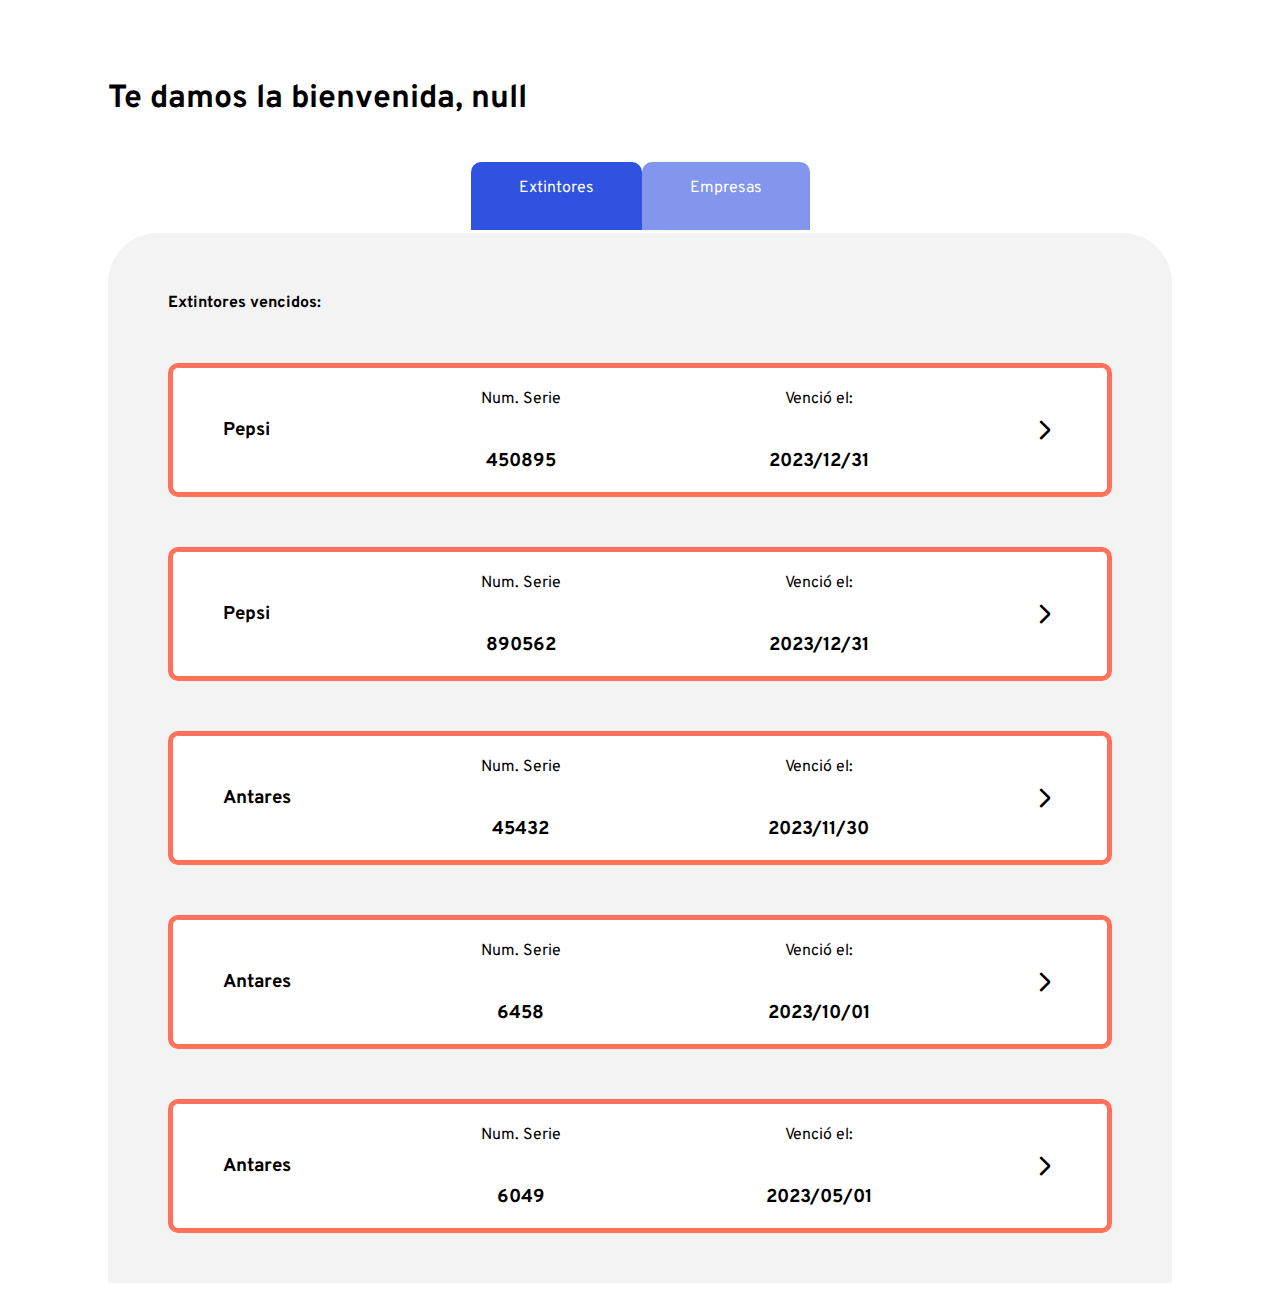
<file: index.html>
<!DOCTYPE html>
<html lang="en">
<head>
    <meta charset="UTF-8">
    <meta http-equiv="X-UA-Compatible" content="IE=edge">
    <meta name="viewport" content="width=device-width, initial-scale=1.0">
    <link rel="stylesheet" href="./css/style.css"/>
    <link rel="stylesheet" href="https://fonts.googleapis.com/css2?family=Material+Symbols+Rounded:opsz,wght,FILL,GRAD@48,600,0,0" />
    <title>Index</title>
</head>


<body class="indexGridContainer">
    <div id="indexHeader">
        
    </div>
    <div class="indexTabs">
        <div class="tab">
            <a href="./index.html">Extintores</a>
        </div>
        <div class="tab2">
            <a href="./pages/empresas.html">Empresas</a>
        </div>
    </div>
    <section class="indexItems">
        <h2>Extintores vencidos:</h2>

        <div id="itemsIndex">

        </div>

    </section>

    <script src="./main.js"></script>
    <script src="./js/form.js"></script>
</body>
</html>
</file>
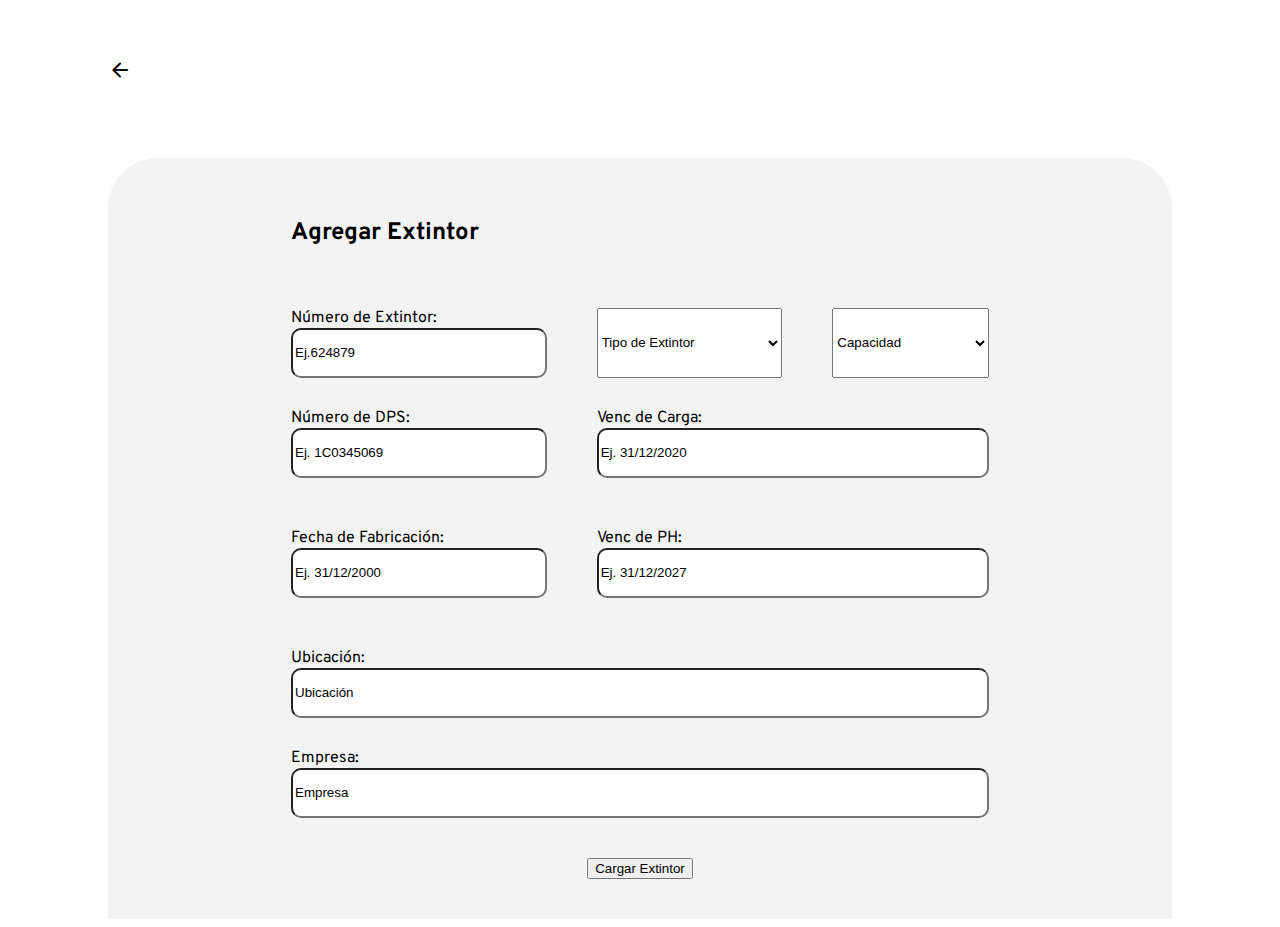
<file: pages/form.html>
<!DOCTYPE html>
<html lang="en">
<head>
    <meta charset="UTF-8">
    <meta http-equiv="X-UA-Compatible" content="IE=edge">
    <meta name="viewport" content="width=device-width, initial-scale=1.0">
    <link rel="stylesheet" href="../css/forms.css" />
    <link rel="stylesheet" href="https://fonts.googleapis.com/css2?family=Material+Symbols+Rounded:opsz,wght,FILL,GRAD@48,600,0,0" />
    <title>Agregar Extintor</title>
</head>

<body class="formGridContainer">
    <div class="formHeader">
        <span class="empresaItemIcon material-symbols-rounded" onclick="window.location='./empresa.html';">arrow_back</span>
    </div>

    <section class="formAdd">
        <form action="" class="formContenido">
            <h2 class="formTexto">Agregar Extintor</h2>
            
            <div class="nroext">
                <label for="nroext">Número de Extintor:</label><br>
                <input type="text" id="nroext" name="nroext" placeholder="Ej.624879"><br>
            </div>

    
            <select id="tipoExt">
                <option>Tipo de Extintor</option>
                <option value="PBP">PBP</option>
                <option value="CO2">C02</option>
                <option value="AFFF">AFFF</option>
                <option value="K">K</option>
            </select>
    
            <select id="capExt">
                <option>Capacidad</option>
                <option value="5KG">5KG</option>
                <option value="7KG">7KG</option>
                <option value="10KG">10KG</option>
            </select>

            <div class="dps">
                <label for="dps" >Número de DPS:</label><br>
                <input type="text" id="dps" name="dps" placeholder="Ej. 1C0345069"><br><br>
            </div>

            <div class="carga">
                <label for="carga">Venc de Carga:</label><br>
                <input type="text" id="carga" name="carga" placeholder="Ej. 31/12/2020"><br><br>
            </div>

            <div class="fab">
                <label for="fab">Fecha de Fabricación:</label><br>
                <input type="text" id="fab" name="fab" placeholder="Ej. 31/12/2000"><br>
            </div>

            <div class="ph">
                <label for="ph">Venc de PH:</label><br>
                <input type="text" id="ph" name="ph" placeholder="Ej. 31/12/2027"><br><br>
            </div>

            <div class="ubi">
                <label for="ubi">Ubicación:</label><br>
                <input type="text" id="ubi" name="ubi" placeholder="Ubicación"><br>
            </div>

            <div class="emp">
                <label for="empresa">Empresa:</label><br>
                <input type="text" id="emp" name="emp" placeholder="Empresa"><br>
            </div>

            <div class="boton">
                <input type="submit" value="Cargar Extintor" id="botonContenido">
            </div>
        </form>
    </section>
    
    <script src="../js/form.js"></script>
</body>
</html>
</file>
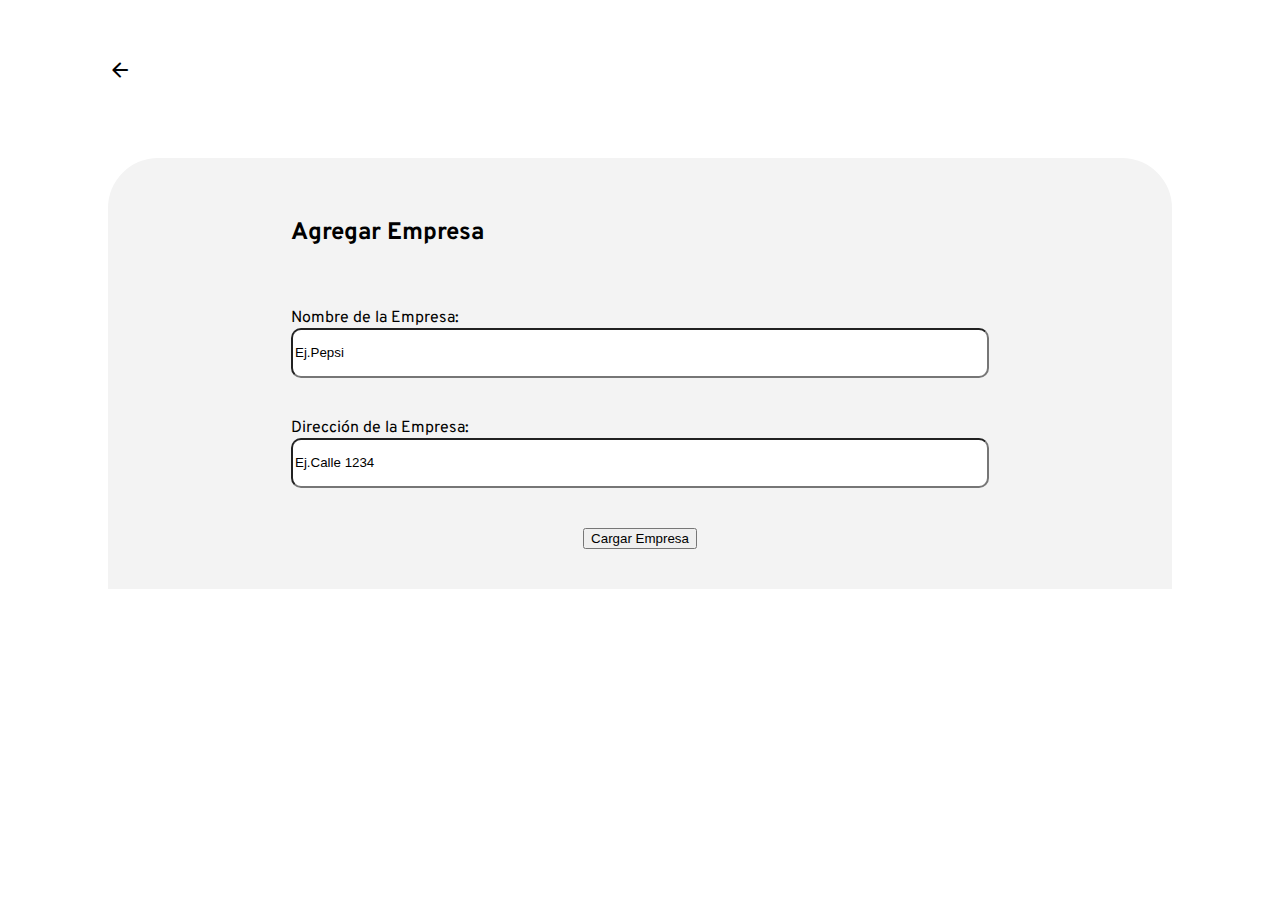
<file: pages/formEmp.html>
<!DOCTYPE html>
<html lang="en">
<head>
    <meta charset="UTF-8">
    <meta http-equiv="X-UA-Compatible" content="IE=edge">
    <meta name="viewport" content="width=device-width, initial-scale=1.0">
    <link rel="stylesheet" href="../css/forms.css" />
    <link rel="stylesheet" href="https://fonts.googleapis.com/css2?family=Material+Symbols+Rounded:opsz,wght,FILL,GRAD@48,600,0,0" />
    <title>Agregar Empresa</title>
</head>
<body class="formGridContainer">
    <div class="formHeader">
        <span class="empresaItemIcon material-symbols-rounded" onclick="window.location='./empresas.html';">arrow_back</span>
    </div>

    <section class="formAdd">
        <form action="" class="formContenido2">
            <h2 class="formTexto">Agregar Empresa</h2>
            
            <div class="nombreEmpresa">
                <label for="nombreEmpresa">Nombre de la Empresa:</label><br>
                <input type="text" id="nombreEmpresa" name="nombreEmpresa" placeholder="Ej.Pepsi"><br>
            </div>

            <div class="direcEmpresa">
                <label for="direcEmpresa">Dirección de la Empresa:</label><br>
                <input type="text" id="direcEmpresa" name="direcEmpresa" placeholder="Ej.Calle 1234"><br>
            </div>

            <div class="boton">
                <input type="submit" value="Cargar Empresa" id="botonContenido">
            </div>
        </form>
    </section>
    
    <script src="../js/formEmp.js"></script>
</body>
</html>
</file>
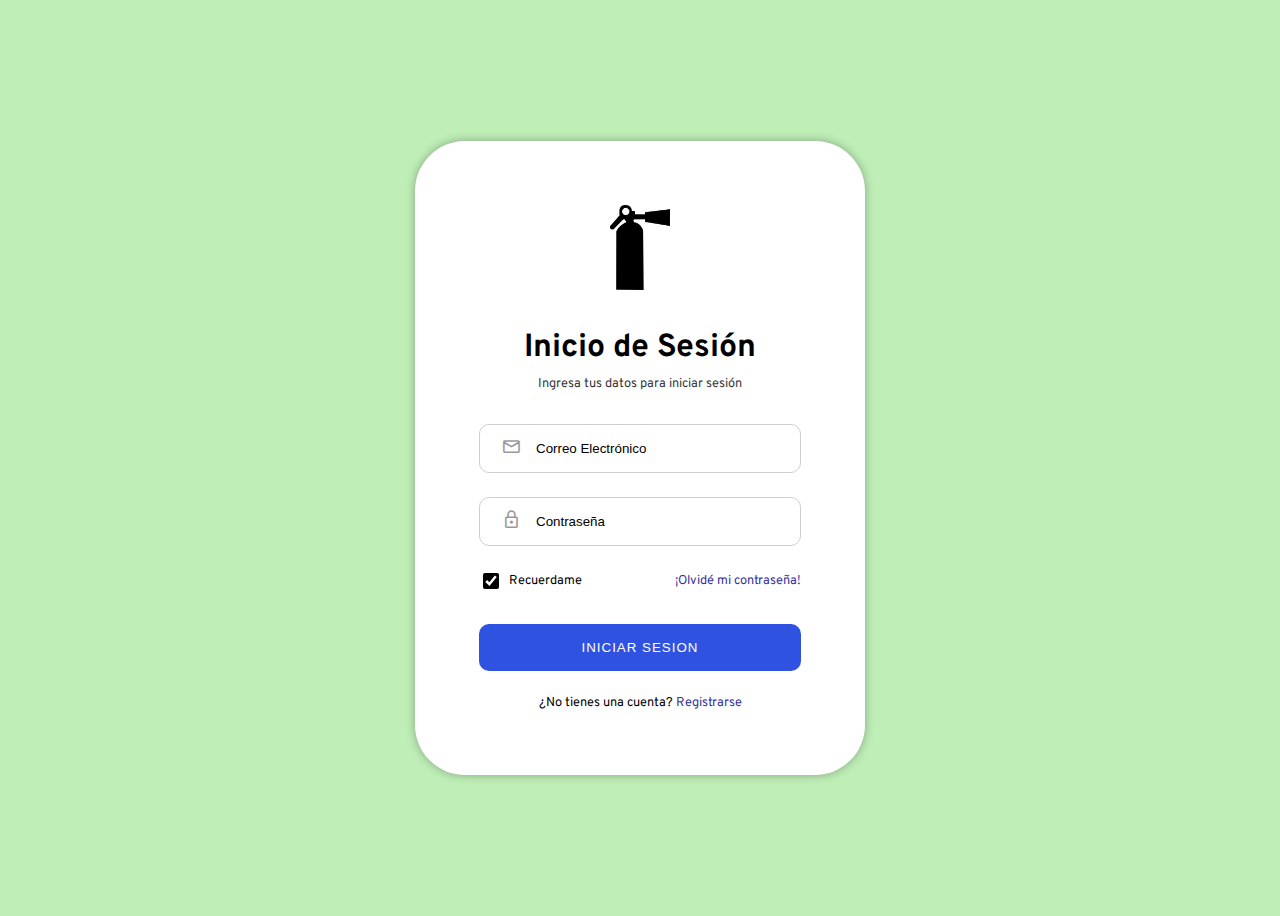
<file: pages/login.html>
<!DOCTYPE html>
<html lang="en">
<head>
    <meta charset="UTF-8">
    <meta http-equiv="X-UA-Compatible" content="IE=edge">
    <meta name="viewport" content="width=device-width, initial-scale=1.0">
    <link rel="stylesheet" href="../css/style.css"/>
    <link rel="stylesheet" href="https://fonts.googleapis.com/css2?family=Material+Symbols+Rounded:opsz,wght,FILL,GRAD@48,600,0,0" />
    <title>Inicio de Sesión</title>
</head>
<body class="loginBody">

    <div class="loginCardContainer">
        <div class="loginCard">
            <div class="loginCardLogo">
                <img src="../img/logo.png" alt="logo">
            </div>
            <div class="loginCardHeader">
                <h1>Inicio de Sesión</h1>
                <div>Ingresa tus datos para iniciar sesión</div>
            </div>
            <form class="loginCardForm">
                <div class="formItem">
                    <span class="formItemIcon material-symbols-rounded">mail</span>
                    <input type="text" placeholder="Correo Electrónico" id="emailForm" 
                    autofocus>
                </div>
                <div class="formItem">
                    <span class="formItemIcon material-symbols-rounded">lock</span>
                    <input type="password" placeholder="Contraseña" id="passwordForm">
                </div>
                <div class="formItemOther">
                    <div class="checkbox">
                        <input type="checkbox" id="rememberMeCheckbox" checked>
                        <label for="rememberMeCheckbox">Recuerdame</label>
                    </div>
                    <a href="#">¡Olvidé mi contraseña!</a>
                </div>
                <button id="inicioSesion" type="button" value="iniciarSesion" onclick="comprobarDatos()">Iniciar Sesion</button>
            </form>
            <div class="loginCardFooter">
                ¿No tienes una cuenta? <a href="./registrarse.html">Registrarse</a>
            </div>
        </div>
    </div>
    
    <script src="../js/loginyreg.js"></script>
</body>
</html>
</file>
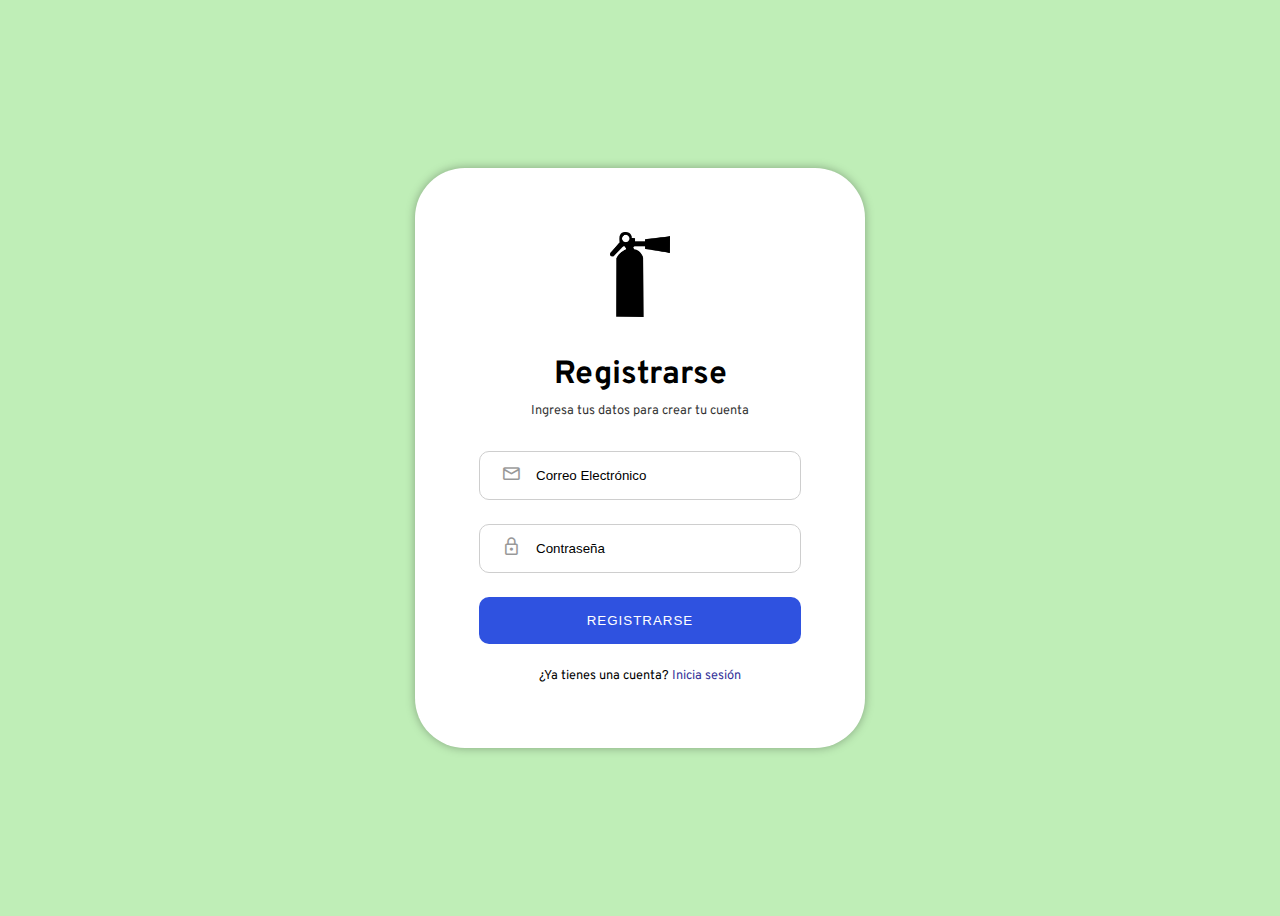
<file: pages/registrarse.html>
<!DOCTYPE html>
<html lang="en">
<head>
    <meta charset="UTF-8">
    <meta http-equiv="X-UA-Compatible" content="IE=edge">
    <meta name="viewport" content="width=device-width, initial-scale=1.0">
    <link rel="stylesheet" href="../css/style.css"/>
    <link rel="stylesheet" href="https://fonts.googleapis.com/css2?family=Material+Symbols+Rounded:opsz,wght,FILL,GRAD@48,600,0,0" />
    <title>Registrarse</title>
</head>
<body class="loginBody">

    <div class="loginCardContainer">
        <div class="loginCard">
            <div class="loginCardLogo">
                <img src="../img/logo.png" alt="logo">
            </div>
            <div class="loginCardHeader">
                <h1>Registrarse</h1>
                <div>Ingresa tus datos para crear tu cuenta</div>
            </div>
            <form class="loginCardForm">
                <div class="formItem">
                    <span class="formItemIcon material-symbols-rounded">mail</span>
                    <input type="text" placeholder="Correo Electrónico" id="emailFormReg" 
                    autofocus>
                </div>
                <div class="formItem">
                    <span class="formItemIcon material-symbols-rounded">lock</span>
                    <input type="password" placeholder="Contraseña" id="passwordFormReg">
                </div>
                <input id="botonRegistro" type="submit" value="registrarse" onclick="guardarRegistro()"></input>
            </form>
            <div class="loginCardFooter">
                ¿Ya tienes una cuenta? <a href="./login.html">Inicia sesión</a>
            </div>
        </div>
    </div>
    <script src="../js/loginyreg.js"></script>
</body>
</html>
</file>
<file: css/style.css>
@import url("./index.css");
@import url("./login.css");
@import url("./empresas.css");
@import url("./empresa.css");
@import url("./forms.css");
</file>
<file: css/forms.css>
@import url("reset.css");

@import url('https://fonts.googleapis.com/css2?family=Overpass:wght@100;200;300;400;500;600;700;800;900&display=swap');

.formGridContainer {
    font-family: 'Overpass', sans-serif;
    display: grid;
    grid-template-columns: 100px 1fr 100px;
    grid-template-rows: 150px auto;
    grid-template-areas:
        ". header ."
        ". form ."
    ;
}

.formHeader {
    margin-top: 50px;
    grid-area: header;
    display: flex;
    flex-direction: column;
}

.formAdd{
    grid-area: form;
    background-color: #F3F3F3;
    border-radius: 50px 50px 0 0;
    display: flex;
    align-items: center;
    justify-content: center;
    width: 100%;
}   

.formContenido{
    width: 75%;
    display: grid;
    grid-template-columns: 50px auto 50px auto 50px auto 50px;
    grid-template-rows: 40px auto 40px auto 30px auto 30px auto 30px auto 30px auto 40px auto 40px;
    grid-template-areas: 
        ". . . . . . ."
        ". header header header . . ."
        ". . . . . . ."
        ". numext . tipext . capext ."
        ". . . . . . ."
        ". numdps . vencarga vencarga vencarga ."
        ". . . . . . ."
        ". fab . venph venph venph ."
        ". . . . . . ."
        ". ubi ubi ubi ubi ubi ."
        ". . . . . . ."
        ". emp emp emp emp emp ."
        ". . . . . . ."
        ". boton boton boton boton boton ."
        ". . . . . . ."
    ;
}

.formContenido2{
    width: 75%;
    display: grid;
    grid-template-columns: 50px auto 50px;
    grid-template-rows: 40px auto 40px auto 40px auto 40px auto 40px;
    grid-template-areas: 
    ". . ."
    ". header ."
    ". . ."
    ". nomemp ."
    ". . ."
    ". direc ."
    ". . ."
    ". boton ."
    ". . ."
    ;
}

.nombreEmpresa{
    grid-area: nomemp;
}

#nombreEmpresa{
    width: 100%;
    height: 50px;
    border-radius: 10px;
}

.direcEmpresa{
    grid-area: direc;
}

#direcEmpresa{
    width: 100%;
    height: 50px;
    border-radius: 10px;
}

.formTexto{
    grid-area: header;
}

.nroext{
    grid-area: numext;
}

#nroext{
    width: 100%;
    height: 50px;
    border-radius: 10px;
}

#tipoExt{
    grid-area: tipext;
}

#capExt{
    grid-area: capext;
}

.dps{
    grid-area: numdps;
}

#dps{
    width: 100%;
    height: 50px;
    border-radius: 10px;
}

.carga{
    grid-area: vencarga;
}

#carga{
    width: 100%;
    height: 50px;
    border-radius: 10px;
}

.fab{
    grid-area: fab;
}

#fab{
    width: 100%;
    height: 50px;
    border-radius: 10px;
}

.ph{
    grid-area: venph;
}

#ph{
    width: 100%;
    height: 50px;
    border-radius: 10px;
}

.ubi{
    grid-area: ubi;
}

#ubi{
    width: 100%;
    height: 50px;
    border-radius: 10px;
}

.emp{
    grid-area: emp;
}

#emp{
    width: 100%;
    height: 50px;
    border-radius: 10px;
}

.boton{
    grid-area: boton;
    display: flex;
    justify-content: center;
}

.botonContenido{
    display: flex;
    justify-content: center;
    background: #2F52E0;
    color: white;
    width: 50%;
    height: 50px;
}
</file>
